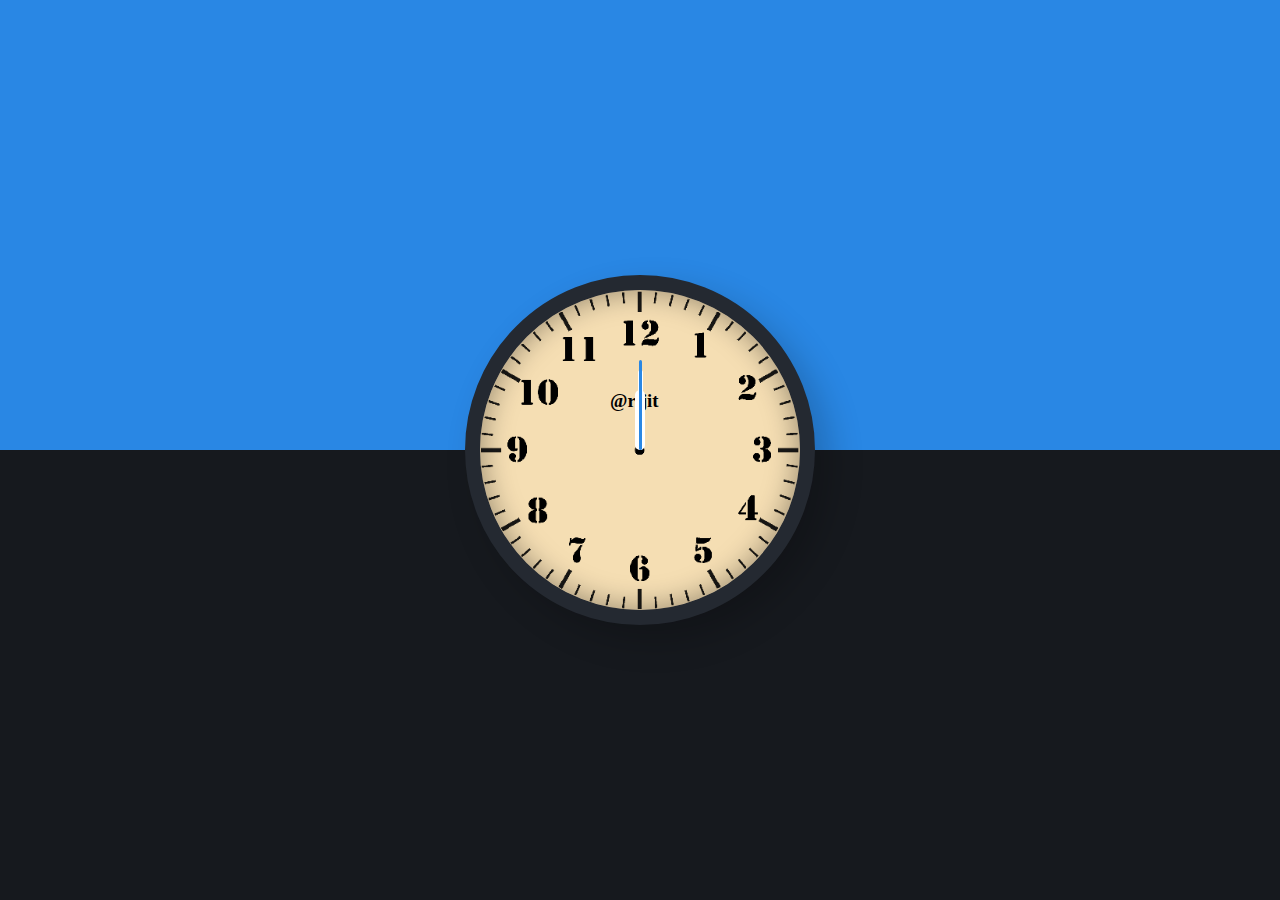
<file: index.html>
<!DOCTYPE html>
<html lang="en">
<head>
    <meta name="viewport" content="width=device-width, initial-scale=1.0">
    <title>Analog Clock</title>
    <!-- Stylesheet-->
    <link rel="stylesheet" href="analog.css">   
</head>
<body>
    <div class="clock">
        <h3>@rijit</h3>
        <div class="hour hand" id="hour"></div>
        <div class="minute hand" id="minute"></div>
        <div class="seconds hand" id="seconds"></div>
       
    </div>
    <!-- Script -->
    <script src="analog.js"></script>
</body>
</html>
</file>
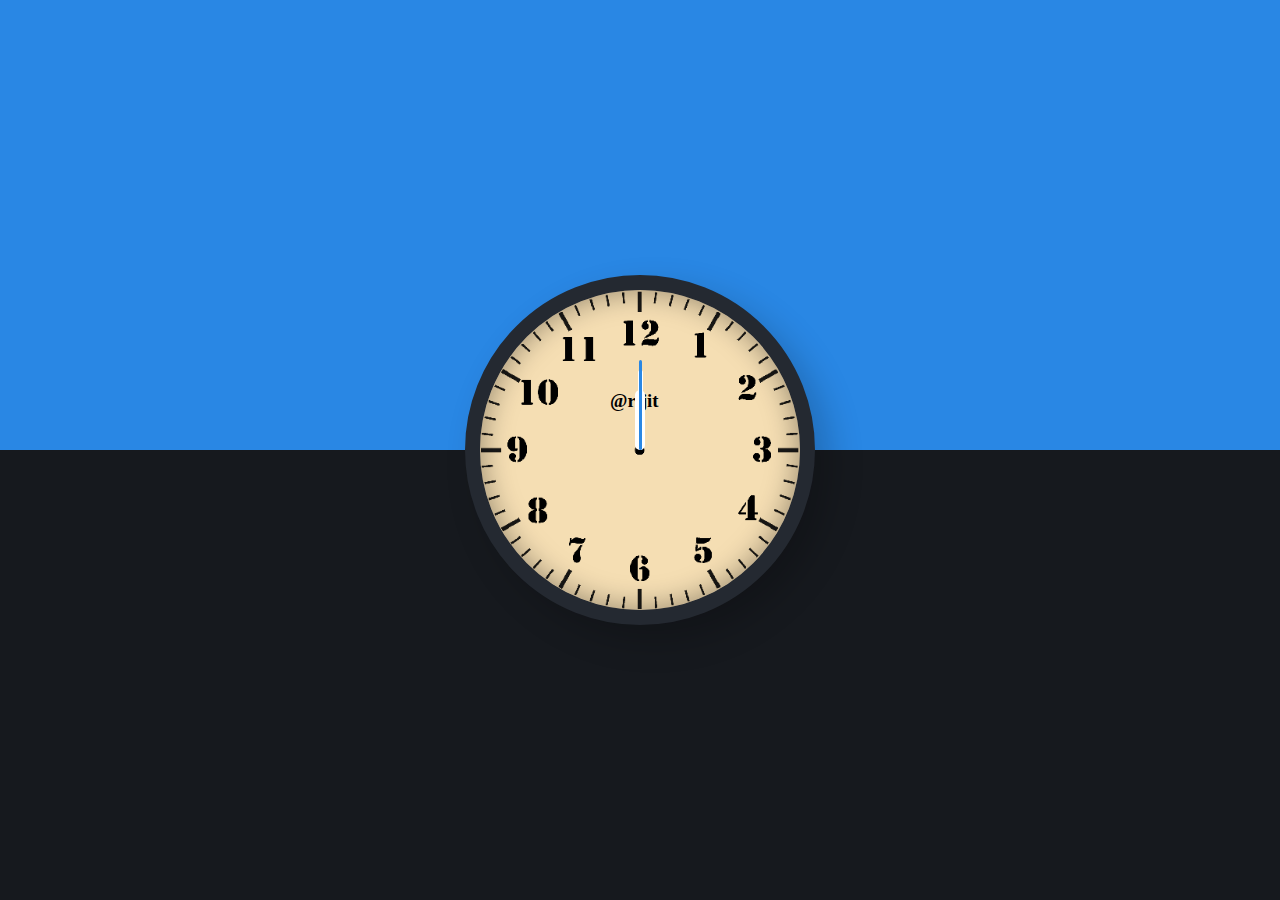
<file: analog.html>
<!DOCTYPE html>
<html lang="en">
<head>
    <meta name="viewport" content="width=device-width, initial-scale=1.0">
    <title>Analog Clock</title>
    <!-- Stylesheet-->
    <link rel="stylesheet" href="analog.css">   
</head>
<body>
    <div class="clock">
        <h3>@rijit</h3>
        <div class="hour hand" id="hour"></div>
        <div class="minute hand" id="minute"></div>
        <div class="seconds hand" id="seconds"></div>
       
    </div>
    <!-- Script -->
    <script src="analog.js"></script>
</body>
</html>
</file>
<file: analog.css>
*{
    padding: 0;
    margin: 0;
    box-sizing: border-box;
}
body{
    height: 100vh;
    background: linear-gradient(
        to bottom,
        #2987e4 50%,
        #16191e 50%
    );
}
.clock{
    background: wheat;
    height: 320px;
    width: 320px;
    background-image: url("analog.png");
    background-position: center;
    background-size: 390px;
    background-repeat: no-repeat;
    position: absolute;
    transform: translate(-50%,-50%);
    top: 50%;
    left: 50%;
    box-sizing: content-box;
    border-radius: 50%;
    border: 15px solid #242931;
    box-shadow: 15px 15px 35px rgba(0,0,0,0.2),
    inset 0 0 30px rgba(0,0,0,0.4);
}
.clock h3{
       padding: 100px 0px 0px 130px;
}
.hand{
    position: absolute;
    background-color: #ffffff;
    margin: auto;
    left: 0;
    right: 0;
    border-radius: 5px;
    transform-origin: bottom;
}
.hour{
    height: 60px;
    width: 10px;
    top: 100px;
}
.minute{
    height: 80px;
    width: 5px;
    top: 80px;
}
.seconds{
    height: 90px;
    width: 3px;
    top: 70px;
    background-color: #2987e4;
}
</file>
